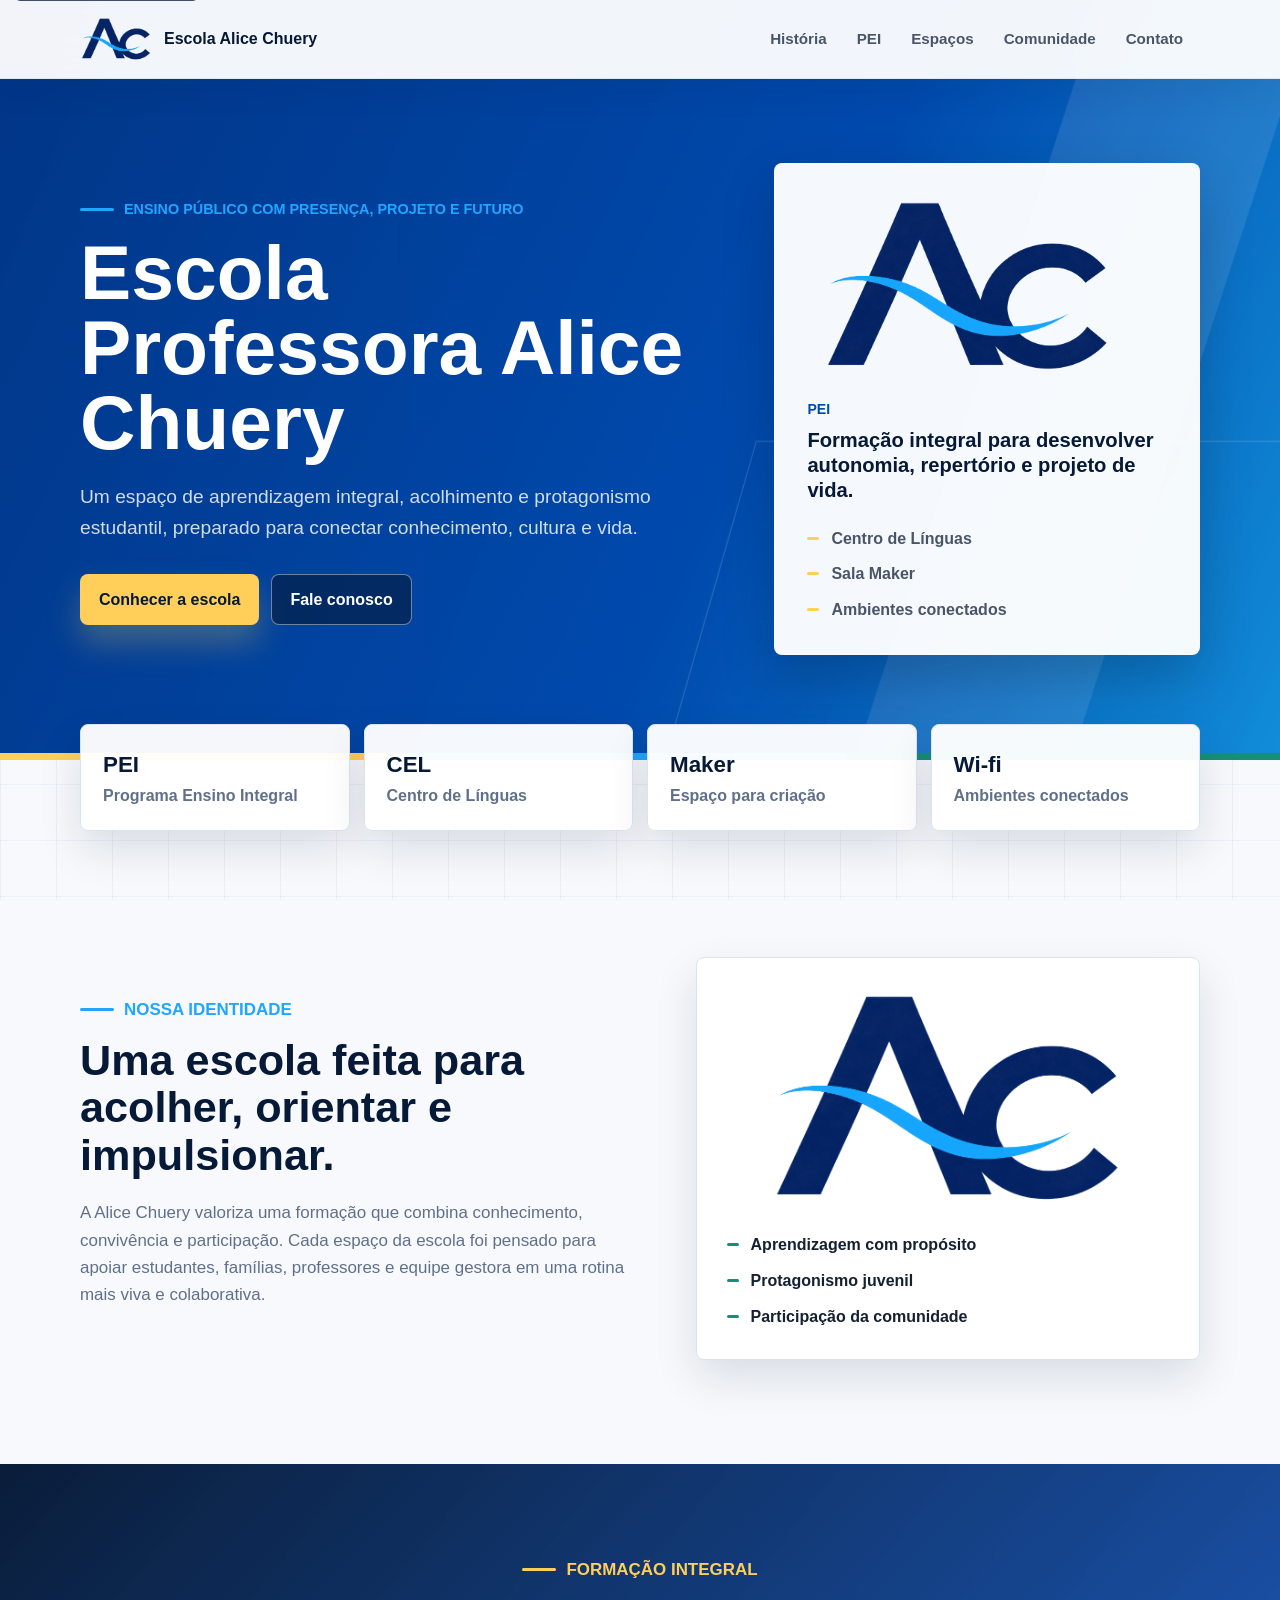
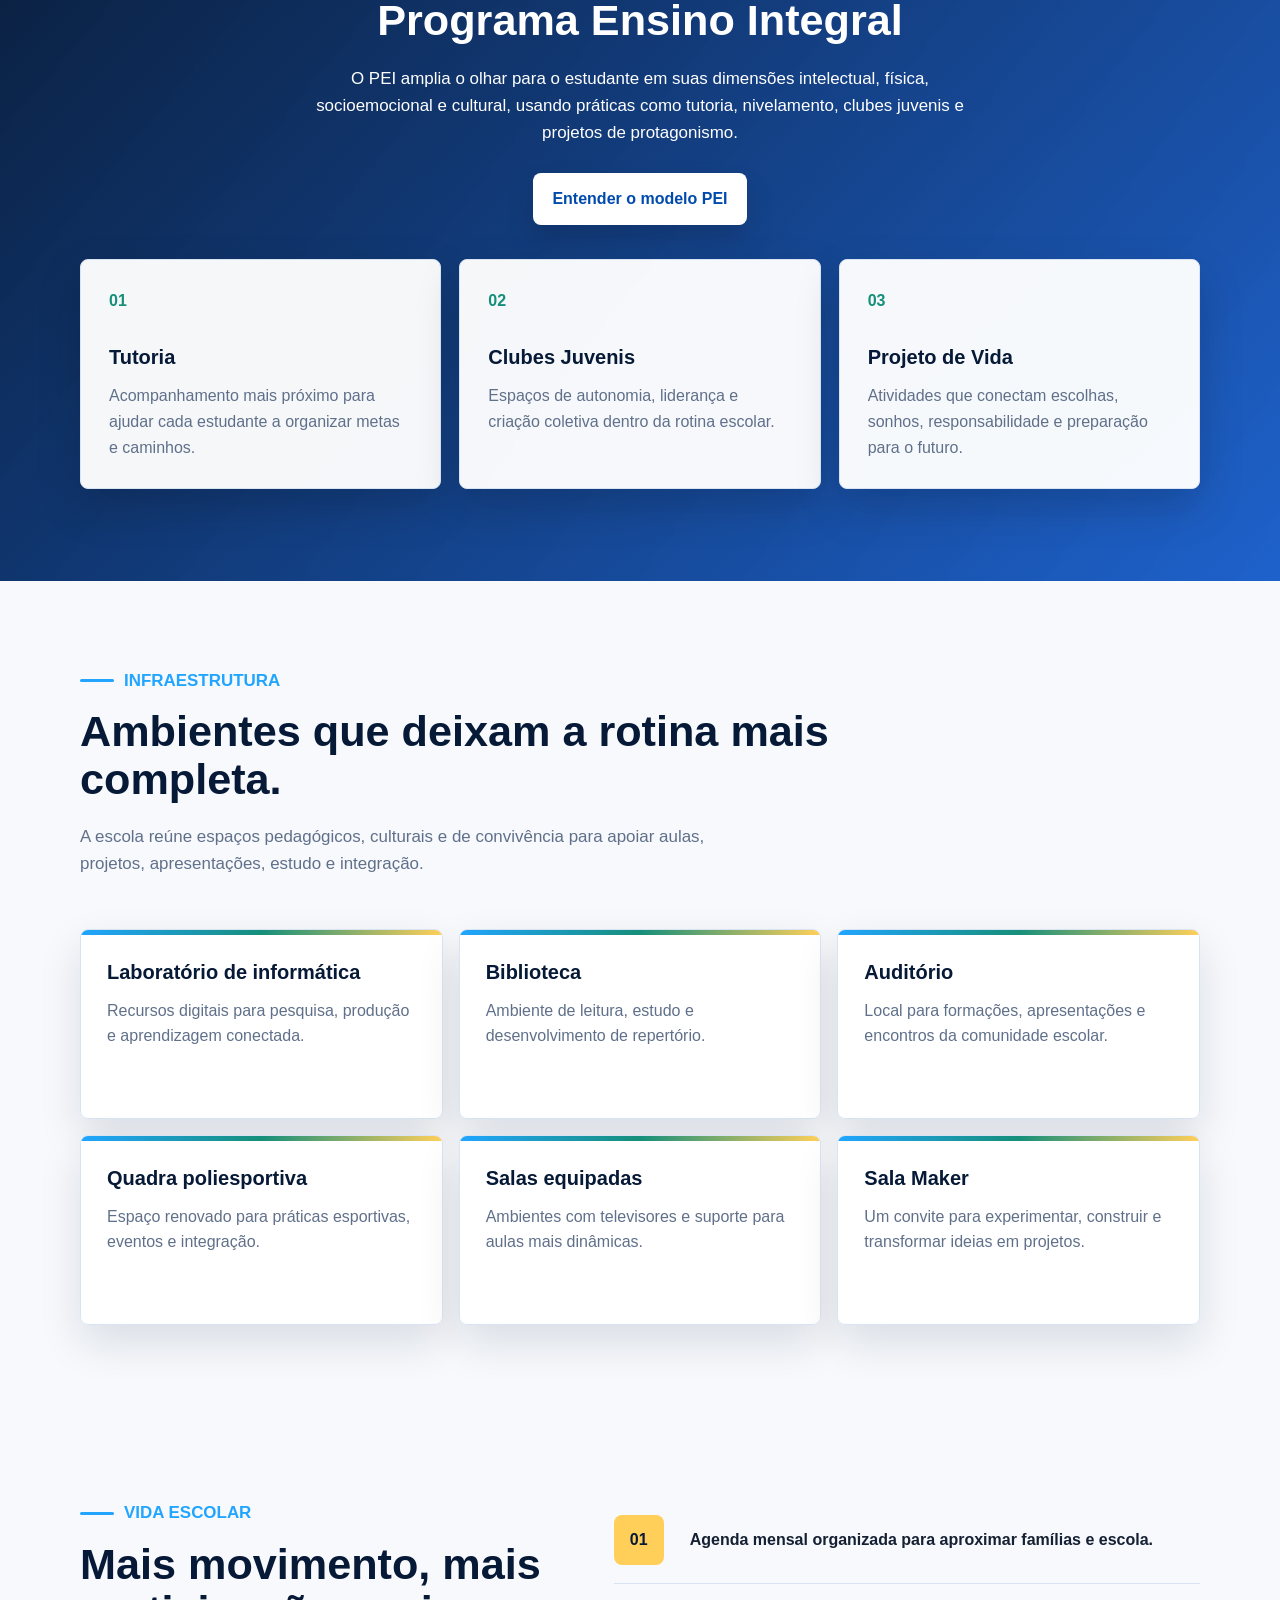
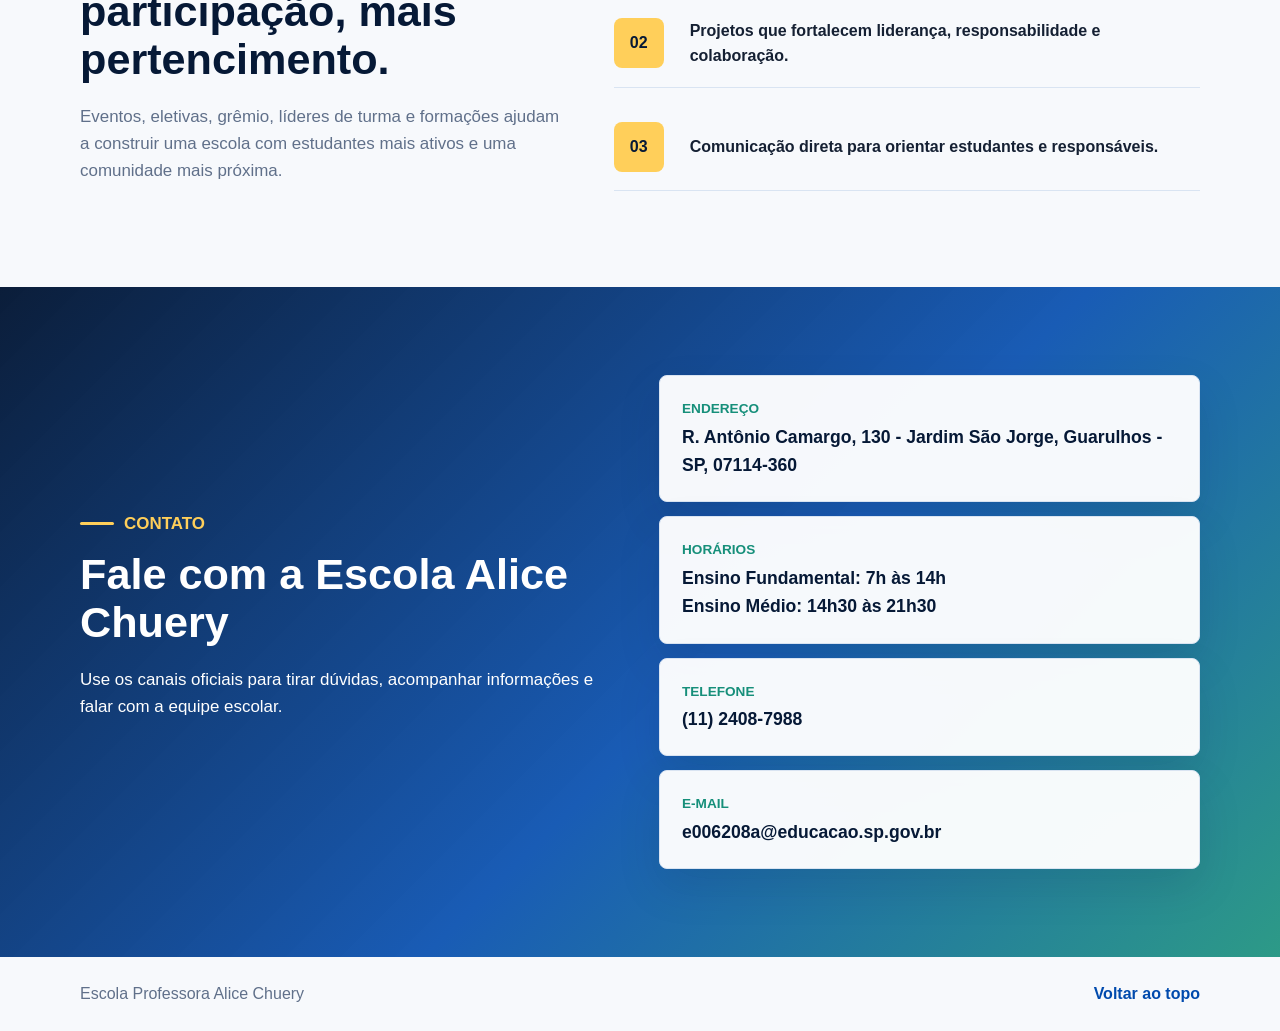
<file: index.html>
<!DOCTYPE html>
<html lang="pt-BR">
<head>
  <meta charset="UTF-8">
  <meta name="viewport" content="width=device-width, initial-scale=1.0">
  <title>Escola Professora Alice Chuery</title>
  <meta name="description" content="Apresentação institucional da Escola Professora Alice Chuery.">
  <link rel="preload" href="logo-alice.png" as="image">
  <link rel="stylesheet" href="style.css">
</head>
<body>
  <a class="skip-link" href="#conteudo">Pular para o conteúdo</a>

  <!-- Cabeçalho fixo com navegação principal -->
  <header class="site-header" id="topo">
    <nav class="navbar" aria-label="Navegação principal">
      <a class="brand" href="#inicio" aria-label="Ir para o início">
        <img src="logo-alice.png" alt="Logo da Escola Alice Chuery">
        <span>Escola Alice Chuery</span>
      </a>

      <button class="menu-toggle" type="button" aria-label="Abrir menu" aria-expanded="false">
        <span></span>
        <span></span>
        <span></span>
      </button>

      <div class="nav-links" id="menu">
        <a href="historia.html">História</a>
        <a href="pei.html">PEI</a>
        <a href="#espacos">Espaços</a>
        <a href="#comunidade">Comunidade</a>
        <a href="#contato">Contato</a>
      </div>
    </nav>
  </header>

  <main id="conteudo">
    <!-- Primeira dobra: apresentação direta da escola -->
    <section class="hero" id="inicio" aria-label="Apresentação da escola">
      <div class="hero-background" aria-hidden="true"></div>
      <div class="hero-shell">
        <div class="hero-content" data-animate>
          <p class="eyebrow">Ensino público com presença, projeto e futuro</p>
          <h1>Escola Professora Alice Chuery</h1>
          <p class="hero-text">
            Um espaço de aprendizagem integral, acolhimento e protagonismo estudantil,
            preparado para conectar conhecimento, cultura e vida.
          </p>
          <div class="hero-actions">
            <a class="button primary" href="historia.html">Conhecer a escola</a>
            <a class="button secondary" href="#contato">Fale conosco</a>
          </div>
        </div>

        <aside class="hero-panel" data-animate aria-label="Destaques institucionais">
          <img src="logo-alice.png" alt="Logo da Escola Alice Chuery">
          <div>
            <span>PEI</span>
            <strong>Formação integral para desenvolver autonomia, repertório e projeto de vida.</strong>
          </div>
          <ul>
            <li>Centro de Línguas</li>
            <li>Sala Maker</li>
            <li>Ambientes conectados</li>
          </ul>
        </aside>
      </div>
    </section>

    <!-- Indicadores rápidos, sem inventar números da escola -->
    <section class="quick-info" aria-label="Destaques da escola">
      <article data-animate>
        <strong>PEI</strong>
        <span>Programa Ensino Integral</span>
      </article>
      <article data-animate>
        <strong>CEL</strong>
        <span>Centro de Línguas</span>
      </article>
      <article data-animate>
        <strong>Maker</strong>
        <span>Espaço para criação</span>
      </article>
      <article data-animate>
        <strong>Wi-fi</strong>
        <span>Ambientes conectados</span>
      </article>
    </section>

    <!-- História e identidade institucional -->
    <section class="section split-section" id="historia">
      <div class="section-copy" data-animate>
        <p class="eyebrow">Nossa identidade</p>
        <h2>Uma escola feita para acolher, orientar e impulsionar.</h2>
        <p>
          A Alice Chuery valoriza uma formação que combina conhecimento,
          convivência e participação. Cada espaço da escola foi pensado para
          apoiar estudantes, famílias, professores e equipe gestora em uma
          rotina mais viva e colaborativa.
        </p>
      </div>

      <div class="identity-panel" data-animate>
        <img src="logo-alice.png" alt="Símbolo visual da Escola Alice Chuery">
        <ul>
          <li>Aprendizagem com propósito</li>
          <li>Protagonismo juvenil</li>
          <li>Participação da comunidade</li>
        </ul>
      </div>
    </section>

    <!-- Programa Ensino Integral -->
    <section class="section band" id="pei">
      <div class="section-heading" data-animate>
        <p class="eyebrow">Formação integral</p>
        <h2>Programa Ensino Integral</h2>
        <p>
          O PEI amplia o olhar para o estudante em suas dimensões intelectual,
          física, socioemocional e cultural, usando práticas como tutoria,
          nivelamento, clubes juvenis e projetos de protagonismo.
        </p>
        <div class="section-actions">
          <a class="button light" href="pei.html">Entender o modelo PEI</a>
        </div>
      </div>

      <div class="feature-grid">
        <article class="feature-card" data-animate>
          <span class="card-number">01</span>
          <h3>Tutoria</h3>
          <p>Acompanhamento mais próximo para ajudar cada estudante a organizar metas e caminhos.</p>
        </article>
        <article class="feature-card" data-animate>
          <span class="card-number">02</span>
          <h3>Clubes Juvenis</h3>
          <p>Espaços de autonomia, liderança e criação coletiva dentro da rotina escolar.</p>
        </article>
        <article class="feature-card" data-animate>
          <span class="card-number">03</span>
          <h3>Projeto de Vida</h3>
          <p>Atividades que conectam escolhas, sonhos, responsabilidade e preparação para o futuro.</p>
        </article>
      </div>
    </section>

    <!-- Infraestrutura sem galeria de notícias -->
    <section class="section" id="espacos">
      <div class="section-heading left" data-animate>
        <p class="eyebrow">Infraestrutura</p>
        <h2>Ambientes que deixam a rotina mais completa.</h2>
        <p>
          A escola reúne espaços pedagógicos, culturais e de convivência para
          apoiar aulas, projetos, apresentações, estudo e integração.
        </p>
      </div>

      <div class="space-list" aria-label="Espaços da escola">
        <article data-animate>
          <h3>Laboratório de informática</h3>
          <p>Recursos digitais para pesquisa, produção e aprendizagem conectada.</p>
        </article>
        <article data-animate>
          <h3>Biblioteca</h3>
          <p>Ambiente de leitura, estudo e desenvolvimento de repertório.</p>
        </article>
        <article data-animate>
          <h3>Auditório</h3>
          <p>Local para formações, apresentações e encontros da comunidade escolar.</p>
        </article>
        <article data-animate>
          <h3>Quadra poliesportiva</h3>
          <p>Espaço renovado para práticas esportivas, eventos e integração.</p>
        </article>
        <article data-animate>
          <h3>Salas equipadas</h3>
          <p>Ambientes com televisores e suporte para aulas mais dinâmicas.</p>
        </article>
        <article data-animate>
          <h3>Sala Maker</h3>
          <p>Um convite para experimentar, construir e transformar ideias em projetos.</p>
        </article>
      </div>
    </section>

    <!-- Participação e vida escolar -->
    <section class="section community" id="comunidade">
      <div class="community-copy" data-animate>
        <p class="eyebrow">Vida escolar</p>
        <h2>Mais movimento, mais participação, mais pertencimento.</h2>
        <p>
          Eventos, eletivas, grêmio, líderes de turma e formações ajudam a
          construir uma escola com estudantes mais ativos e uma comunidade mais
          próxima.
        </p>
      </div>

      <div class="timeline" aria-label="Ações da comunidade escolar">
        <div data-animate>
          <span>01</span>
          <p>Agenda mensal organizada para aproximar famílias e escola.</p>
        </div>
        <div data-animate>
          <span>02</span>
          <p>Projetos que fortalecem liderança, responsabilidade e colaboração.</p>
        </div>
        <div data-animate>
          <span>03</span>
          <p>Comunicação direta para orientar estudantes e responsáveis.</p>
        </div>
      </div>
    </section>

    <!-- Contato institucional -->
    <section class="contact-section" id="contato">
      <div data-animate>
        <p class="eyebrow">Contato</p>
        <h2>Fale com a Escola Alice Chuery</h2>
        <p>Use os canais oficiais para tirar dúvidas, acompanhar informações e falar com a equipe escolar.</p>
      </div>

      <div class="contact-actions" data-animate>
        <a class="contact-link" href="https://www.google.com/maps/search/?api=1&query=R.%20Ant%C3%B4nio%20Camargo%2C%20130%20-%20Jardim%20S%C3%A3o%20Jorge%2C%20Guarulhos%20-%20SP%2C%2007114-360" target="_blank" rel="noopener">
          <span>Endereço</span>
          R. Antônio Camargo, 130 - Jardim São Jorge, Guarulhos - SP, 07114-360
        </a>
        <div class="contact-link">
          <span>Horários</span>
          Ensino Fundamental: 7h às 14h<br>
          Ensino Médio: 14h30 às 21h30
        </div>
        <a class="contact-link" href="tel:+551124087988">
          <span>Telefone</span>
          (11) 2408-7988
        </a>
        <a class="contact-link" href="mailto:e006208a@educacao.sp.gov.br">
          <span>E-mail</span>
          e006208a@educacao.sp.gov.br
        </a>
      </div>
    </section>
  </main>

  <footer class="site-footer">
    <p>Escola Professora Alice Chuery</p>
    <a href="#inicio">Voltar ao topo</a>
  </footer>

  <script src="script.js"></script>
</body>
</html>
</file>
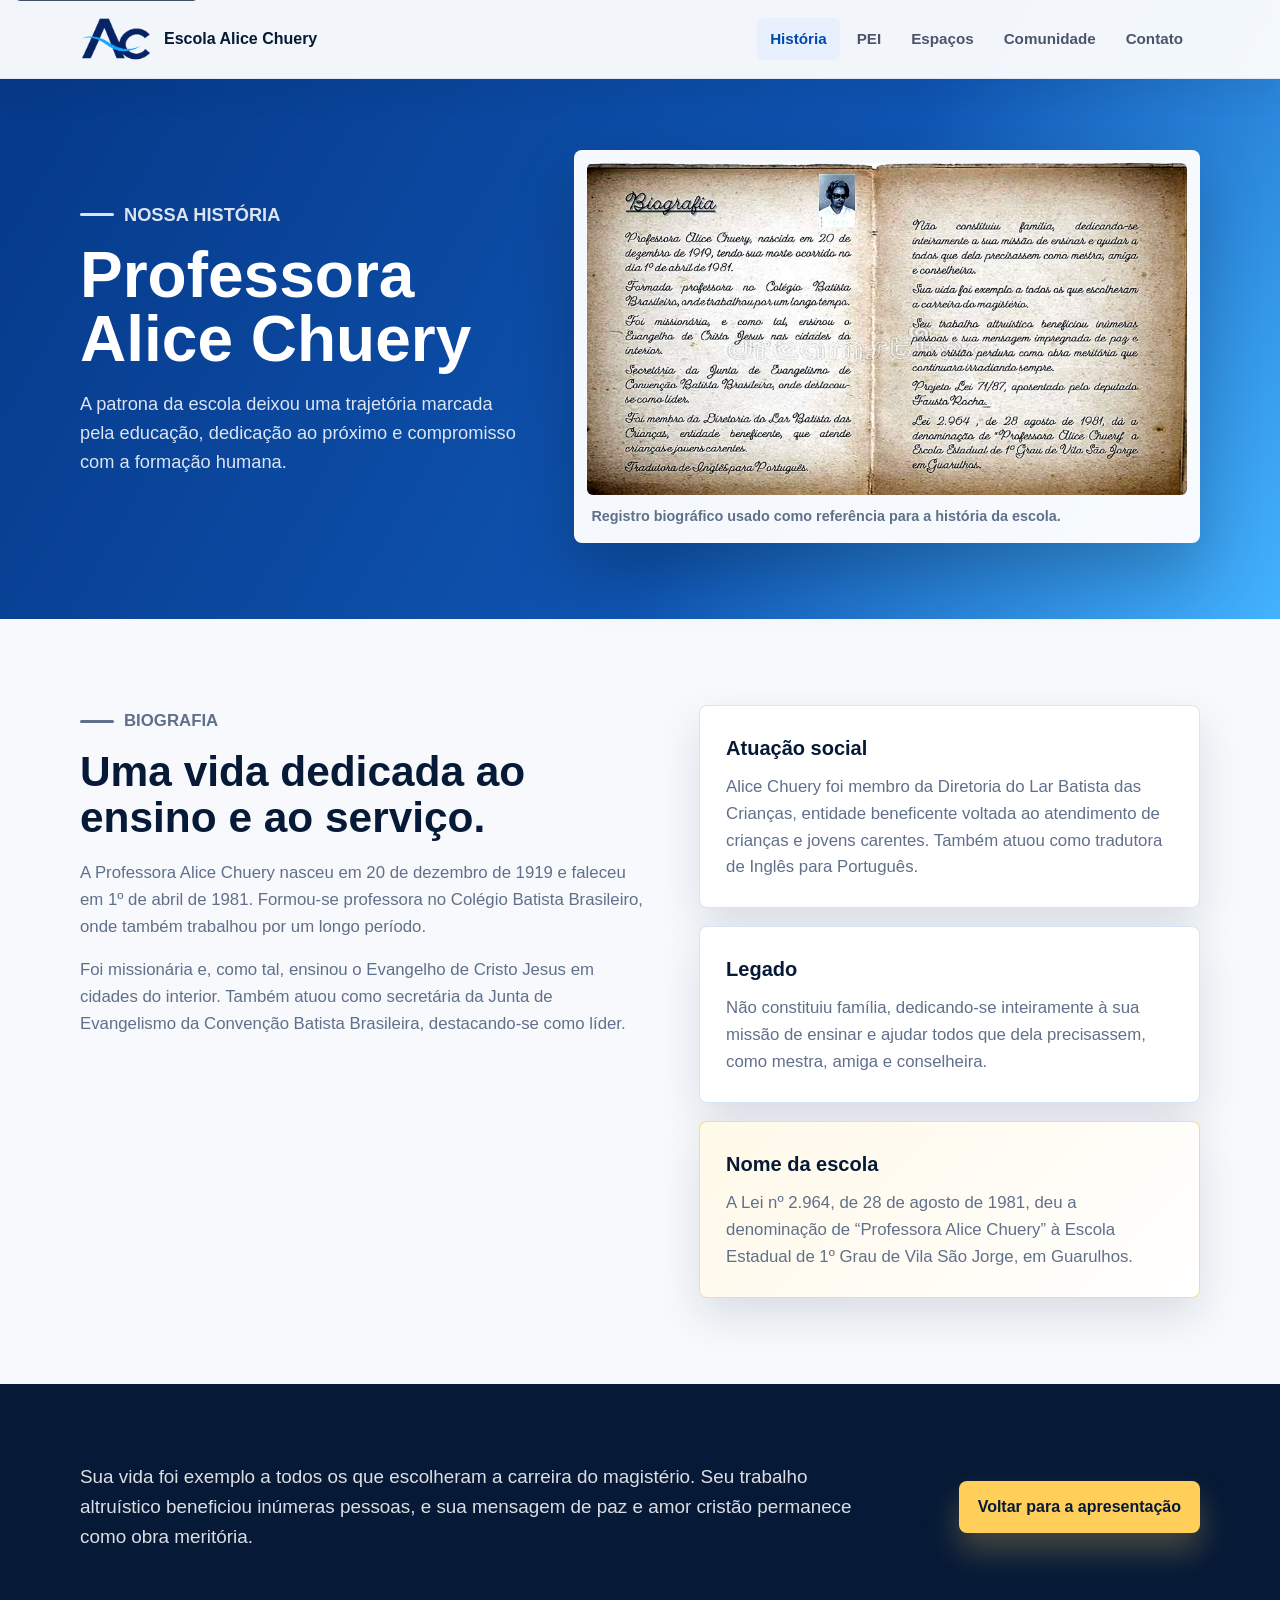
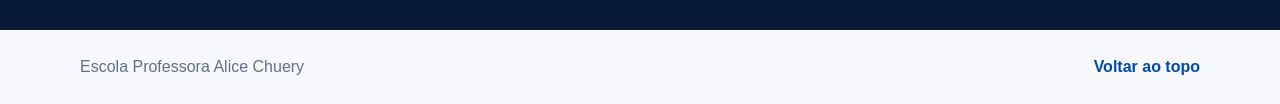
<file: historia.html>
<!DOCTYPE html>
<html lang="pt-BR">
<head>
  <meta charset="UTF-8">
  <meta name="viewport" content="width=device-width, initial-scale=1.0">
  <title>História | Escola Professora Alice Chuery</title>
  <meta name="description" content="História da Professora Alice Chuery, patrona da escola.">
  <link rel="preload" href="logo-alice.png" as="image">
  <link rel="preload" href="historia-alice-chuery.jpg" as="image">
  <link rel="stylesheet" href="style.css">
</head>
<body>
  <a class="skip-link" href="#conteudo">Pular para o conteúdo</a>

  <!-- Cabeçalho compartilhado com a página principal -->
  <header class="site-header scrolled" id="topo">
    <nav class="navbar" aria-label="Navegação principal">
      <a class="brand" href="index.html#inicio" aria-label="Voltar para o início">
        <img src="logo-alice.png" alt="Logo da Escola Alice Chuery">
        <span>Escola Alice Chuery</span>
      </a>

      <button class="menu-toggle" type="button" aria-label="Abrir menu" aria-expanded="false">
        <span></span>
        <span></span>
        <span></span>
      </button>

      <div class="nav-links" id="menu">
        <a class="active" href="#historia">História</a>
        <a href="pei.html">PEI</a>
        <a href="index.html#espacos">Espaços</a>
        <a href="index.html#comunidade">Comunidade</a>
        <a href="index.html#contato">Contato</a>
      </div>
    </nav>
  </header>

  <main class="history-page" id="conteudo">
    <!-- Tela dedicada à história da Professora Alice Chuery -->
    <section class="story-hero" id="historia">
      <div class="story-intro" data-animate>
        <p class="eyebrow">Nossa história</p>
        <h1>Professora Alice Chuery</h1>
        <p>
          A patrona da escola deixou uma trajetória marcada pela educação,
          dedicação ao próximo e compromisso com a formação humana.
        </p>
      </div>

      <figure class="story-image" data-animate>
        <img src="historia-alice-chuery.jpg" alt="Imagem da biografia da Professora Alice Chuery em formato de livro aberto">
        <figcaption>Registro biográfico usado como referência para a história da escola.</figcaption>
      </figure>
    </section>

    <section class="story-layout" aria-label="Biografia da Professora Alice Chuery">
      <div class="story-copy" data-animate>
        <p class="eyebrow">Biografia</p>
        <h2>Uma vida dedicada ao ensino e ao serviço.</h2>
        <p>
          A Professora Alice Chuery nasceu em 20 de dezembro de 1919 e faleceu
          em 1º de abril de 1981. Formou-se professora no Colégio Batista
          Brasileiro, onde também trabalhou por um longo período.
        </p>
        <p>
          Foi missionária e, como tal, ensinou o Evangelho de Cristo Jesus em
          cidades do interior. Também atuou como secretária da Junta de
          Evangelismo da Convenção Batista Brasileira, destacando-se como líder.
        </p>
      </div>

      <div class="story-card" data-animate>
        <h3>Atuação social</h3>
        <p>
          Alice Chuery foi membro da Diretoria do Lar Batista das Crianças,
          entidade beneficente voltada ao atendimento de crianças e jovens
          carentes. Também atuou como tradutora de Inglês para Português.
        </p>
      </div>

      <div class="story-card" data-animate>
        <h3>Legado</h3>
        <p>
          Não constituiu família, dedicando-se inteiramente à sua missão de
          ensinar e ajudar todos que dela precisassem, como mestra, amiga e
          conselheira.
        </p>
      </div>

      <div class="story-card highlight" data-animate>
        <h3>Nome da escola</h3>
        <p>
          A Lei nº 2.964, de 28 de agosto de 1981, deu a denominação de
          “Professora Alice Chuery” à Escola Estadual de 1º Grau de Vila São
          Jorge, em Guarulhos.
        </p>
      </div>
    </section>

    <section class="legacy-strip" aria-label="Mensagem sobre o legado">
      <div data-animate>
        <p>
          Sua vida foi exemplo a todos os que escolheram a carreira do
          magistério. Seu trabalho altruístico beneficiou inúmeras pessoas, e
          sua mensagem de paz e amor cristão permanece como obra meritória.
        </p>
        <a class="button primary" href="index.html#inicio">Voltar para a apresentação</a>
      </div>
    </section>
  </main>

  <footer class="site-footer">
    <p>Escola Professora Alice Chuery</p>
    <a href="#historia">Voltar ao topo</a>
  </footer>

  <script src="script.js"></script>
</body>
</html>
</file>
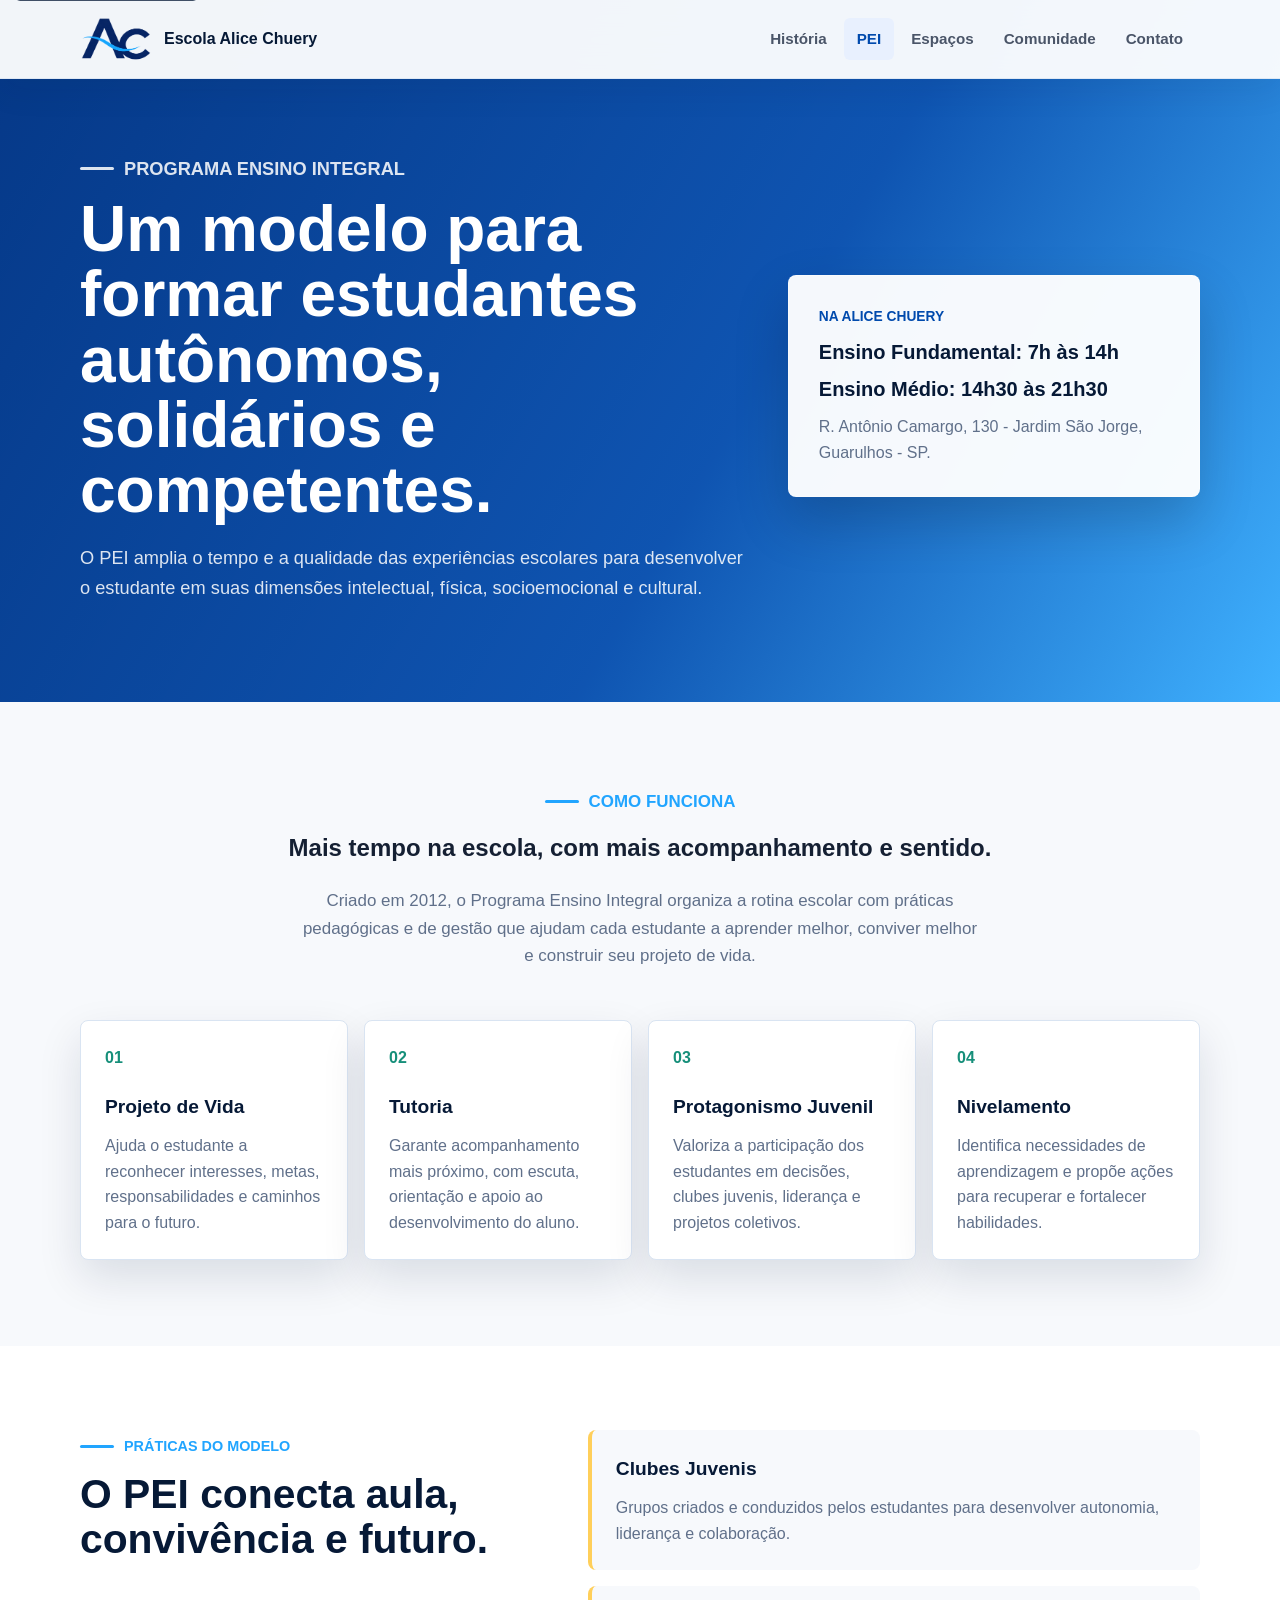
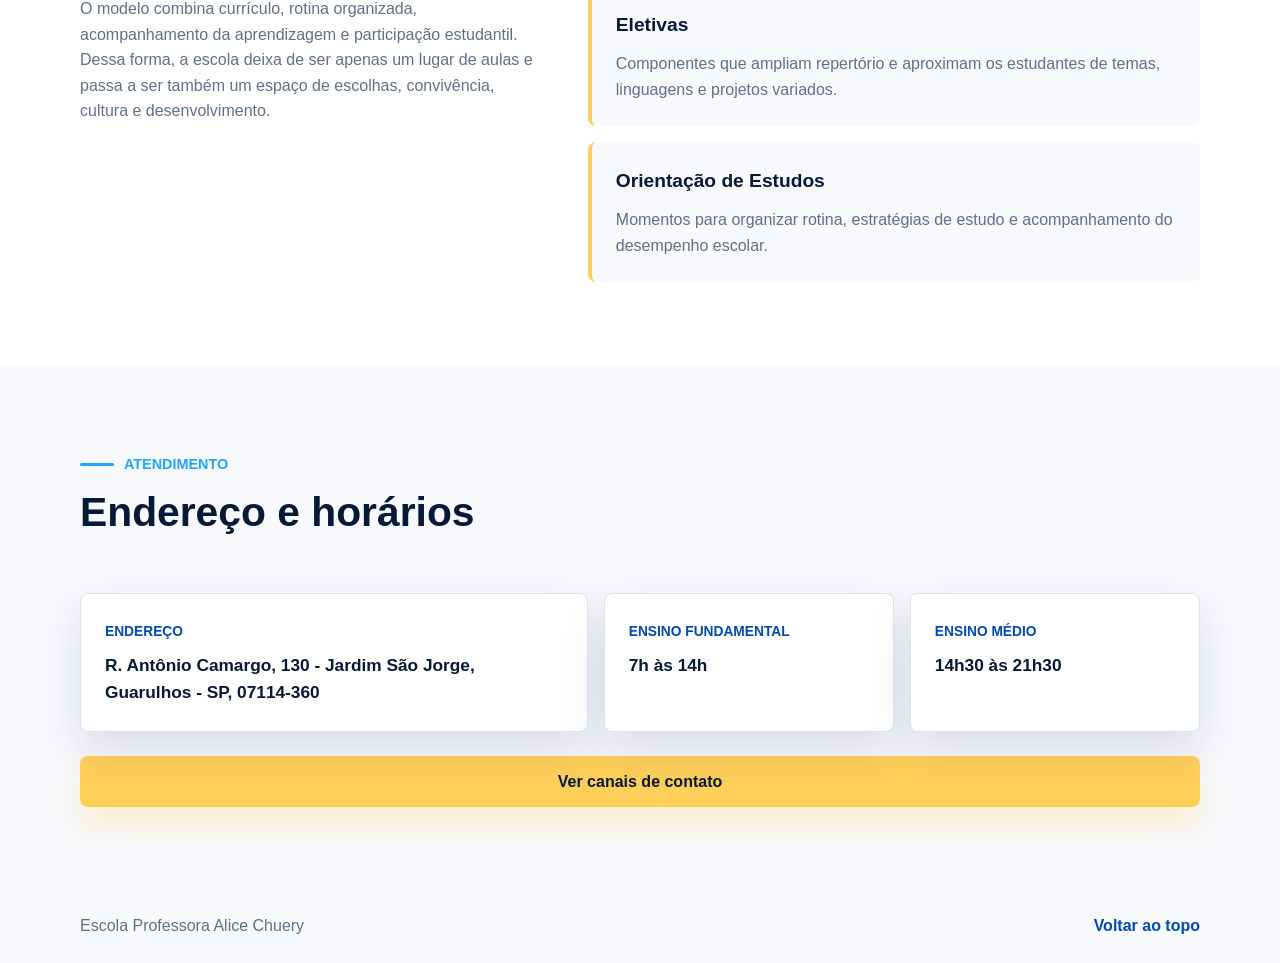
<file: pei.html>
<!DOCTYPE html>
<html lang="pt-BR">
<head>
  <meta charset="UTF-8">
  <meta name="viewport" content="width=device-width, initial-scale=1.0">
  <title>PEI | Escola Professora Alice Chuery</title>
  <meta name="description" content="Entenda o Programa Ensino Integral na Escola Professora Alice Chuery.">
  <link rel="preload" href="logo-alice.png" as="image">
  <link rel="stylesheet" href="style.css">
</head>
<body>
  <a class="skip-link" href="#conteudo">Pular para o conteúdo</a>

  <!-- Cabeçalho compartilhado com as demais páginas -->
  <header class="site-header scrolled" id="topo">
    <nav class="navbar" aria-label="Navegação principal">
      <a class="brand" href="index.html#inicio" aria-label="Voltar para o início">
        <img src="logo-alice.png" alt="Logo da Escola Alice Chuery">
        <span>Escola Alice Chuery</span>
      </a>

      <button class="menu-toggle" type="button" aria-label="Abrir menu" aria-expanded="false">
        <span></span>
        <span></span>
        <span></span>
      </button>

      <div class="nav-links" id="menu">
        <a href="historia.html">História</a>
        <a class="active" href="#pei">PEI</a>
        <a href="index.html#espacos">Espaços</a>
        <a href="index.html#comunidade">Comunidade</a>
        <a href="index.html#contato">Contato</a>
      </div>
    </nav>
  </header>

  <main class="pei-page" id="conteudo">
    <!-- Apresentação do modelo PEI -->
    <section class="pei-hero" id="pei">
      <div class="pei-hero-copy" data-animate>
        <p class="eyebrow">Programa Ensino Integral</p>
        <h1>Um modelo para formar estudantes autônomos, solidários e competentes.</h1>
        <p>
          O PEI amplia o tempo e a qualidade das experiências escolares para
          desenvolver o estudante em suas dimensões intelectual, física,
          socioemocional e cultural.
        </p>
      </div>

      <div class="pei-summary-card" data-animate>
        <span>Na Alice Chuery</span>
        <strong>Ensino Fundamental: 7h às 14h</strong>
        <strong>Ensino Médio: 14h30 às 21h30</strong>
        <p>R. Antônio Camargo, 130 - Jardim São Jorge, Guarulhos - SP.</p>
      </div>
    </section>

    <section class="pei-explain" aria-label="Como funciona o PEI">
      <div class="section-heading" data-animate>
        <p class="eyebrow">Como funciona</p>
        <h2>Mais tempo na escola, com mais acompanhamento e sentido.</h2>
        <p>
          Criado em 2012, o Programa Ensino Integral organiza a rotina escolar
          com práticas pedagógicas e de gestão que ajudam cada estudante a
          aprender melhor, conviver melhor e construir seu projeto de vida.
        </p>
      </div>

      <div class="pei-pillars">
        <article data-animate>
          <span>01</span>
          <h3>Projeto de Vida</h3>
          <p>Ajuda o estudante a reconhecer interesses, metas, responsabilidades e caminhos para o futuro.</p>
        </article>
        <article data-animate>
          <span>02</span>
          <h3>Tutoria</h3>
          <p>Garante acompanhamento mais próximo, com escuta, orientação e apoio ao desenvolvimento do aluno.</p>
        </article>
        <article data-animate>
          <span>03</span>
          <h3>Protagonismo Juvenil</h3>
          <p>Valoriza a participação dos estudantes em decisões, clubes juvenis, liderança e projetos coletivos.</p>
        </article>
        <article data-animate>
          <span>04</span>
          <h3>Nivelamento</h3>
          <p>Identifica necessidades de aprendizagem e propõe ações para recuperar e fortalecer habilidades.</p>
        </article>
      </div>
    </section>

    <section class="pei-methods" aria-label="Práticas do PEI">
      <div class="pei-methods-copy" data-animate>
        <p class="eyebrow">Práticas do modelo</p>
        <h2>O PEI conecta aula, convivência e futuro.</h2>
        <p>
          O modelo combina currículo, rotina organizada, acompanhamento da
          aprendizagem e participação estudantil. Dessa forma, a escola deixa
          de ser apenas um lugar de aulas e passa a ser também um espaço de
          escolhas, convivência, cultura e desenvolvimento.
        </p>
      </div>

      <div class="method-list" data-animate>
        <div>
          <h3>Clubes Juvenis</h3>
          <p>Grupos criados e conduzidos pelos estudantes para desenvolver autonomia, liderança e colaboração.</p>
        </div>
        <div>
          <h3>Eletivas</h3>
          <p>Componentes que ampliam repertório e aproximam os estudantes de temas, linguagens e projetos variados.</p>
        </div>
        <div>
          <h3>Orientação de Estudos</h3>
          <p>Momentos para organizar rotina, estratégias de estudo e acompanhamento do desempenho escolar.</p>
        </div>
      </div>
    </section>

    <section class="school-hours" aria-label="Endereço e horários da escola">
      <div data-animate>
        <p class="eyebrow">Atendimento</p>
        <h2>Endereço e horários</h2>
      </div>

      <div class="hours-grid" data-animate>
        <article>
          <span>Endereço</span>
          <p>R. Antônio Camargo, 130 - Jardim São Jorge, Guarulhos - SP, 07114-360</p>
        </article>
        <article>
          <span>Ensino Fundamental</span>
          <p>7h às 14h</p>
        </article>
        <article>
          <span>Ensino Médio</span>
          <p>14h30 às 21h30</p>
        </article>
      </div>

      <a class="button primary" href="index.html#contato">Ver canais de contato</a>
    </section>
  </main>

  <footer class="site-footer">
    <p>Escola Professora Alice Chuery</p>
    <a href="#pei">Voltar ao topo</a>
  </footer>

  <script src="script.js"></script>
</body>
</html>
</file>
<file: style.css>
:root {
  --navy: #061936;
  --blue: #004aad;
  --cyan: #21a5ff;
  --green: #168f7a;
  --sun: #ffcf5a;
  --coral: #ff6f61;
  --ink: #152033;
  --muted: #60708a;
  --line: #d9e4f2;
  --surface: #ffffff;
  --soft: #f7f9fc;
  --shadow: 0 18px 44px rgba(6, 25, 54, 0.12);
  --container: 1120px;
}

* {
  box-sizing: border-box;
}

html {
  scroll-behavior: smooth;
  scroll-padding-top: 90px;
}

body {
  margin: 0;
  color: var(--ink);
  background: var(--soft);
  font-family: "Segoe UI", Arial, sans-serif;
  line-height: 1.6;
}

body::before {
  content: "";
  position: fixed;
  inset: 0;
  z-index: -1;
  pointer-events: none;
  background:
    linear-gradient(90deg, rgba(11, 84, 199, 0.06) 1px, transparent 1px),
    linear-gradient(rgba(11, 84, 199, 0.05) 1px, transparent 1px);
  background-size: 56px 56px;
}

img {
  display: block;
  max-width: 100%;
}

a {
  color: inherit;
  text-decoration: none;
}

a:focus-visible,
button:focus-visible {
  outline: 3px solid var(--sun);
  outline-offset: 3px;
}

p,
h1,
h2,
h3 {
  margin-top: 0;
}

p {
  color: var(--muted);
}

.skip-link {
  position: fixed;
  top: 14px;
  left: 14px;
  z-index: 30;
  padding: 10px 14px;
  border-radius: 6px;
  color: var(--surface);
  background: var(--navy);
  transform: translateY(-130%);
  transition: transform 0.2s ease;
}

.skip-link:focus {
  transform: translateY(0);
}

/* Cabeçalho e navegação */
.site-header {
  position: fixed;
  top: 0;
  left: 0;
  z-index: 20;
  width: 100%;
  border-bottom: 1px solid rgba(217, 228, 242, 0.78);
  background: rgba(255, 255, 255, 0.95);
  box-shadow: 0 10px 34px rgba(6, 25, 54, 0.08);
  backdrop-filter: blur(18px);
  transition: background 0.25s ease, box-shadow 0.25s ease, border-color 0.25s ease;
}

.site-header.scrolled {
  background: rgba(255, 255, 255, 0.98);
  box-shadow: 0 12px 34px rgba(6, 25, 54, 0.12);
}

.navbar {
  display: flex;
  align-items: center;
  justify-content: space-between;
  width: min(100% - 32px, var(--container));
  height: 78px;
  margin: 0 auto;
}

.brand {
  display: inline-flex;
  align-items: center;
  gap: 12px;
  font-weight: 800;
  color: var(--navy);
}

.brand img {
  width: 72px;
  height: 44px;
  border: 0;
  border-radius: 0;
  object-fit: contain;
}

.nav-links {
  display: flex;
  align-items: center;
  gap: 4px;
  padding: 4px;
  border: 0;
  border-radius: 8px;
  background: transparent;
}

.nav-links a {
  padding: 9px 13px;
  border-radius: 6px;
  color: #4a5568;
  font-size: 0.95rem;
  font-weight: 700;
  transition: background 0.2s ease, color 0.2s ease;
}

.nav-links a:hover,
.nav-links a.active {
  color: var(--blue);
  background: #e8f0fe;
}

.menu-toggle {
  display: none;
  width: 44px;
  height: 44px;
  place-items: center;
  border: 1px solid var(--line);
  border-radius: 8px;
  background: var(--surface);
  cursor: pointer;
}

.menu-toggle span {
  display: block;
  width: 20px;
  height: 2px;
  margin: 3px auto;
  border-radius: 2px;
  background: var(--navy);
  transition: transform 0.2s ease, opacity 0.2s ease;
}

.menu-toggle.open span:nth-child(1) {
  transform: translateY(8px) rotate(45deg);
}

.menu-toggle.open span:nth-child(2) {
  opacity: 0;
}

.menu-toggle.open span:nth-child(3) {
  transform: translateY(-8px) rotate(-45deg);
}

/* Hero principal */
.hero {
  position: relative;
  display: grid;
  align-items: center;
  min-height: 760px;
  overflow: hidden;
  padding: 150px 24px 92px;
  color: var(--surface);
  background: var(--blue);
  isolation: isolate;
}

.hero-background {
  position: absolute;
  inset: 0;
  z-index: -2;
  background:
    linear-gradient(115deg, rgba(0, 52, 133, 0.98) 0%, rgba(0, 74, 173, 0.94) 58%, rgba(20, 149, 221, 0.92) 100%),
    linear-gradient(90deg, rgba(255, 208, 90, 0.18), transparent 44%);
  transform: translate3d(0, var(--hero-shift, 0), 0) scale(1.03);
  transition: transform 0.4s ease-out;
}

.hero-background::before,
.hero-background::after {
  content: "";
  position: absolute;
  pointer-events: none;
}

.hero-background::before {
  top: -22%;
  right: 8%;
  width: 210px;
  height: 144%;
  background: rgba(255, 255, 255, 0.1);
  transform: skewX(-18deg);
}

.hero-background::after {
  right: -10%;
  bottom: -16%;
  width: 56%;
  height: 58%;
  border: 1px solid rgba(255, 255, 255, 0.18);
  transform: skewX(-16deg);
}

.hero::after {
  content: "";
  position: absolute;
  right: 0;
  bottom: -1px;
  left: 0;
  z-index: -1;
  height: 8px;
  background: linear-gradient(90deg, var(--sun) 0 32%, var(--cyan) 32% 66%, var(--green) 66% 100%);
}

.hero-shell {
  display: grid;
  grid-template-columns: minmax(0, 1.08fr) minmax(320px, 0.72fr);
  gap: 56px;
  align-items: center;
  width: min(100%, var(--container));
  margin: 0 auto;
}

.hero-content {
  width: 100%;
  max-width: 720px;
}

.eyebrow {
  display: inline-flex;
  align-items: center;
  gap: 10px;
  margin-bottom: 14px;
  color: var(--cyan);
  font-size: 0.9rem;
  font-weight: 800;
  text-transform: uppercase;
}

.eyebrow::before {
  content: "";
  width: 34px;
  height: 3px;
  border-radius: 3px;
  background: currentColor;
}

.hero h1 {
  max-width: 760px;
  margin-bottom: 22px;
  font-size: 4.8rem;
  line-height: 0.98;
}

.hero-text {
  max-width: 650px;
  margin-bottom: 30px;
  color: rgba(255, 255, 255, 0.82);
  font-size: 1.2rem;
}

.hero-panel {
  display: grid;
  gap: 22px;
  padding: 32px;
  border: 1px solid rgba(255, 255, 255, 0.36);
  border-radius: 8px;
  color: var(--ink);
  background: rgba(255, 255, 255, 0.96);
  box-shadow: 0 24px 54px rgba(0, 0, 0, 0.2);
}

.hero-panel img {
  width: min(100%, 320px);
  max-height: 180px;
  object-fit: contain;
}

.hero-panel span {
  display: block;
  margin-bottom: 8px;
  color: var(--blue);
  font-size: 0.88rem;
  font-weight: 900;
  text-transform: uppercase;
}

.hero-panel strong {
  display: block;
  color: var(--navy);
  font-size: 1.26rem;
  line-height: 1.25;
}

.hero-panel ul {
  display: grid;
  gap: 10px;
  margin: 0;
  padding: 0;
  list-style: none;
}

.hero-panel li {
  position: relative;
  padding-left: 24px;
  color: #4a5568;
  font-weight: 800;
}

.hero-panel li::before {
  content: "";
  position: absolute;
  top: 11px;
  left: 0;
  width: 12px;
  height: 3px;
  border-radius: 3px;
  background: var(--sun);
}

.hero-actions {
  display: flex;
  flex-wrap: wrap;
  gap: 12px;
}

.section-actions {
  display: flex;
  justify-content: center;
  margin-top: 10px;
}

.button {
  display: inline-flex;
  align-items: center;
  justify-content: center;
  min-height: 48px;
  padding: 12px 18px;
  border: 1px solid transparent;
  border-radius: 8px;
  font-weight: 800;
  transition: transform 0.2s ease, box-shadow 0.2s ease, background 0.2s ease;
}

.button:hover {
  transform: translateY(-2px);
}

.button.primary {
  color: var(--navy);
  background: var(--sun);
  box-shadow: 0 18px 32px rgba(255, 207, 90, 0.26);
}

.button.secondary {
  color: var(--surface);
  border-color: rgba(255, 255, 255, 0.42);
  background: rgba(6, 25, 54, 0.58);
}

.button.light {
  color: var(--blue);
  background: var(--surface);
  box-shadow: 0 14px 28px rgba(0, 0, 0, 0.16);
}

/* Destaques rápidos */
.quick-info {
  position: relative;
  z-index: 3;
  display: grid;
  grid-template-columns: repeat(4, 1fr);
  gap: 14px;
  width: min(100% - 32px, var(--container));
  margin: -36px auto 40px;
}

.quick-info article,
.feature-card,
.space-list article,
.contact-link {
  border: 1px solid var(--line);
  border-radius: 8px;
  background: rgba(255, 255, 255, 0.96);
  box-shadow: var(--shadow);
}

.quick-info article {
  padding: 22px;
}

.quick-info strong {
  display: block;
  color: var(--navy);
  font-size: 1.4rem;
}

.quick-info span {
  color: var(--muted);
  font-weight: 700;
}

/* Seções de conteúdo */
.section {
  width: min(100% - 32px, var(--container));
  margin: 0 auto;
  padding: 86px 0;
}

.split-section {
  display: grid;
  grid-template-columns: 1.05fr 0.95fr;
  gap: 58px;
  align-items: center;
}

.section h2,
.contact-section h2 {
  max-width: 780px;
  margin-bottom: 20px;
  color: var(--navy);
  font-size: 2.7rem;
  line-height: 1.1;
}

.section-copy p,
.section-heading p,
.community-copy p,
.contact-section p {
  max-width: 680px;
  font-size: 1.06rem;
}

.identity-panel {
  display: grid;
  gap: 24px;
  padding: 30px;
  border: 1px solid var(--line);
  border-radius: 8px;
  background: var(--surface);
  box-shadow: var(--shadow);
}

.identity-panel img {
  width: min(100%, 360px);
  max-height: 220px;
  margin: 0 auto;
  border-radius: 0;
  object-fit: contain;
  box-shadow: none;
}

.identity-panel ul {
  display: grid;
  gap: 10px;
  margin: 0;
  padding: 0;
  list-style: none;
}

.identity-panel li {
  position: relative;
  padding-left: 24px;
  color: var(--ink);
  font-weight: 800;
}

.identity-panel li::before {
  content: "";
  position: absolute;
  top: 11px;
  left: 0;
  width: 12px;
  height: 3px;
  border-radius: 3px;
  background: var(--green);
}

.band {
  width: 100%;
  max-width: none;
  margin-top: 18px;
  padding: 92px max(24px, calc((100% - var(--container)) / 2));
  color: var(--surface);
  background:
    linear-gradient(135deg, rgba(6, 25, 54, 0.98), rgba(11, 84, 199, 0.92)),
    linear-gradient(90deg, rgba(32, 183, 255, 0.22), transparent);
}

.band h2,
.band p {
  color: var(--surface);
}

.band .eyebrow {
  color: var(--sun);
}

.section-heading {
  display: grid;
  justify-items: center;
  margin: 0 auto 34px;
  text-align: center;
}

.section-heading.left {
  justify-items: start;
  margin-left: 0;
  text-align: left;
}

.feature-grid {
  display: grid;
  grid-template-columns: repeat(3, 1fr);
  gap: 18px;
}

.feature-card {
  padding: 28px;
  color: var(--ink);
  box-shadow: 0 18px 44px rgba(0, 0, 0, 0.18);
}

.card-number {
  display: inline-flex;
  margin-bottom: 28px;
  color: var(--green);
  font-weight: 900;
}

.feature-card h3,
.space-list h3 {
  margin-bottom: 10px;
  color: var(--navy);
  font-size: 1.25rem;
}

.feature-card p,
.space-list p {
  margin-bottom: 0;
  color: var(--muted);
}

.space-list {
  display: grid;
  grid-template-columns: repeat(3, 1fr);
  gap: 16px;
}

.space-list article {
  position: relative;
  overflow: hidden;
  min-height: 190px;
  padding: 26px;
  transition: transform 0.2s ease, box-shadow 0.2s ease;
}

.space-list article::before {
  content: "";
  position: absolute;
  top: 0;
  left: 0;
  width: 100%;
  height: 5px;
  background: linear-gradient(90deg, var(--cyan), var(--green), var(--sun));
}

.space-list article:hover {
  transform: translateY(-4px);
  box-shadow: 0 24px 58px rgba(6, 25, 54, 0.18);
}

/* Comunidade e linha de ações */
.community {
  display: grid;
  grid-template-columns: 0.9fr 1.1fr;
  gap: 54px;
  align-items: start;
}

.timeline {
  display: grid;
  gap: 16px;
}

.timeline div {
  display: grid;
  grid-template-columns: 58px 1fr;
  gap: 18px;
  align-items: center;
  padding: 18px 0;
  border-bottom: 1px solid var(--line);
}

.timeline span {
  display: grid;
  width: 50px;
  height: 50px;
  place-items: center;
  border-radius: 8px;
  color: var(--navy);
  background: var(--sun);
  font-weight: 900;
}

.timeline p {
  margin-bottom: 0;
  color: var(--ink);
  font-weight: 700;
}

/* Contato */
.contact-section {
  display: grid;
  grid-template-columns: 1fr 1fr;
  gap: 38px;
  align-items: center;
  padding: 88px max(24px, calc((100% - var(--container)) / 2));
  color: var(--surface);
  background:
    linear-gradient(135deg, rgba(6, 25, 54, 0.98), rgba(0, 74, 173, 0.9) 56%, rgba(22, 143, 122, 0.9));
}

.contact-section h2,
.contact-section p {
  color: var(--surface);
}

.contact-section .eyebrow {
  color: var(--sun);
}

.contact-actions {
  display: grid;
  gap: 14px;
}

.contact-link {
  display: grid;
  gap: 3px;
  padding: 22px;
  color: var(--navy);
  font-size: 1.1rem;
  font-weight: 900;
}

.contact-link span {
  color: var(--green);
  font-size: 0.85rem;
  text-transform: uppercase;
}

.site-footer {
  display: flex;
  justify-content: space-between;
  gap: 16px;
  width: min(100% - 32px, var(--container));
  margin: 0 auto;
  padding: 24px 0;
  color: var(--muted);
}

.site-footer p {
  margin: 0;
}

.site-footer a {
  color: var(--blue);
  font-weight: 800;
}

/* Página dedicada à história */
.history-page {
  overflow: hidden;
  background: var(--soft);
}

.story-hero {
  display: grid;
  grid-template-columns: minmax(0, 0.72fr) minmax(360px, 1fr);
  gap: 44px;
  align-items: center;
  padding: 150px max(24px, calc((100% - var(--container)) / 2)) 76px;
  color: var(--surface);
  background:
    linear-gradient(120deg, rgba(0, 52, 133, 0.98), rgba(0, 74, 173, 0.94) 60%, rgba(33, 165, 255, 0.84)),
    linear-gradient(90deg, rgba(255, 207, 90, 0.16), transparent);
}

.story-intro h1 {
  max-width: 620px;
  margin-bottom: 18px;
  color: var(--surface);
  font-size: 4rem;
  line-height: 1;
}

.story-intro p {
  max-width: 560px;
  color: rgba(255, 255, 255, 0.86);
  font-size: 1.14rem;
}

.story-image {
  margin: 0;
  padding: 12px;
  border: 1px solid rgba(255, 255, 255, 0.26);
  border-radius: 8px;
  background: rgba(255, 255, 255, 0.96);
  box-shadow: 0 28px 62px rgba(0, 0, 0, 0.22);
}

.story-image img {
  width: 100%;
  aspect-ratio: 949 / 525;
  border-radius: 6px;
  object-fit: cover;
}

.story-image figcaption {
  padding: 10px 4px 2px;
  color: var(--muted);
  font-size: 0.9rem;
  font-weight: 700;
}

.story-layout {
  display: grid;
  grid-template-columns: 1.2fr 1fr;
  gap: 18px;
  width: min(100% - 32px, var(--container));
  margin: 0 auto;
  padding: 86px 0;
}

.story-copy {
  grid-row: span 3;
  padding-right: 34px;
}

.story-copy h2 {
  margin-bottom: 18px;
  color: var(--navy);
  font-size: 2.65rem;
  line-height: 1.1;
}

.story-copy p,
.story-card p,
.legacy-strip p {
  color: var(--muted);
  font-size: 1.05rem;
}

.story-card {
  padding: 26px;
  border: 1px solid var(--line);
  border-radius: 8px;
  background: var(--surface);
  box-shadow: var(--shadow);
}

.story-card h3 {
  margin-bottom: 10px;
  color: var(--navy);
  font-size: 1.25rem;
}

.story-card p {
  margin-bottom: 0;
}

.story-card.highlight {
  border-color: rgba(255, 207, 90, 0.72);
  background: linear-gradient(135deg, #fff9e8, #ffffff);
}

.legacy-strip {
  padding: 78px max(24px, calc((100% - var(--container)) / 2));
  background: var(--navy);
}

.legacy-strip div {
  display: grid;
  grid-template-columns: 1fr auto;
  gap: 24px;
  align-items: center;
}

.legacy-strip p {
  max-width: 780px;
  margin: 0;
  color: rgba(255, 255, 255, 0.86);
  font-size: 1.18rem;
}

/* Página dedicada ao Programa Ensino Integral */
.pei-page {
  background: var(--soft);
}

.pei-hero {
  display: grid;
  grid-template-columns: minmax(0, 1.05fr) minmax(320px, 0.65fr);
  gap: 42px;
  align-items: center;
  padding: 152px max(24px, calc((100% - var(--container)) / 2)) 82px;
  color: var(--surface);
  background:
    linear-gradient(120deg, rgba(0, 52, 133, 0.98), rgba(0, 74, 173, 0.94) 58%, rgba(33, 165, 255, 0.86)),
    linear-gradient(90deg, rgba(255, 207, 90, 0.16), transparent);
}

.pei-hero-copy h1 {
  max-width: 780px;
  margin-bottom: 20px;
  color: var(--surface);
  font-size: 4rem;
  line-height: 1.02;
}

.pei-hero-copy p {
  max-width: 680px;
  color: rgba(255, 255, 255, 0.86);
  font-size: 1.14rem;
}

.pei-summary-card {
  display: grid;
  gap: 12px;
  padding: 30px;
  border: 1px solid rgba(255, 255, 255, 0.34);
  border-radius: 8px;
  background: rgba(255, 255, 255, 0.96);
  box-shadow: 0 24px 54px rgba(0, 0, 0, 0.18);
}

.pei-summary-card span,
.hours-grid span {
  color: var(--blue);
  font-size: 0.86rem;
  font-weight: 900;
  text-transform: uppercase;
}

.pei-summary-card strong {
  color: var(--navy);
  font-size: 1.25rem;
  line-height: 1.25;
}

.pei-summary-card p {
  margin-bottom: 0;
}

.pei-explain {
  width: min(100% - 32px, var(--container));
  margin: 0 auto;
  padding: 86px 0;
}

.pei-pillars {
  display: grid;
  grid-template-columns: repeat(4, 1fr);
  gap: 16px;
}

.pei-pillars article,
.hours-grid article {
  padding: 24px;
  border: 1px solid var(--line);
  border-radius: 8px;
  background: var(--surface);
  box-shadow: var(--shadow);
}

.pei-pillars span {
  display: inline-flex;
  margin-bottom: 22px;
  color: var(--green);
  font-weight: 900;
}

.pei-pillars h3,
.method-list h3 {
  margin-bottom: 10px;
  color: var(--navy);
  font-size: 1.2rem;
}

.pei-pillars p,
.method-list p,
.hours-grid p {
  margin-bottom: 0;
  color: var(--muted);
}

.pei-methods {
  display: grid;
  grid-template-columns: 0.86fr 1.14fr;
  gap: 46px;
  align-items: start;
  padding: 84px max(24px, calc((100% - var(--container)) / 2));
  background: var(--surface);
}

.pei-methods-copy h2,
.school-hours h2 {
  color: var(--navy);
  font-size: 2.55rem;
  line-height: 1.1;
}

.method-list {
  display: grid;
  gap: 16px;
}

.method-list div {
  padding: 24px;
  border-left: 4px solid var(--sun);
  border-radius: 8px;
  background: var(--soft);
}

.school-hours {
  display: grid;
  gap: 24px;
  width: min(100% - 32px, var(--container));
  margin: 0 auto;
  padding: 82px 0;
}

.hours-grid {
  display: grid;
  grid-template-columns: 1.4fr 0.8fr 0.8fr;
  gap: 16px;
}

.hours-grid p {
  margin-top: 8px;
  color: var(--navy);
  font-size: 1.08rem;
  font-weight: 800;
}

/* Animação de entrada dos blocos */
[data-animate] {
  opacity: 0;
  transform: translateY(24px);
  transition: opacity 0.7s ease, transform 0.7s ease;
}

[data-animate].is-visible {
  opacity: 1;
  transform: translateY(0);
}

/* Responsividade */
@media (max-width: 980px) {
  .hero h1 {
    font-size: 3.6rem;
  }

  .hero-shell {
    grid-template-columns: 1fr;
    gap: 34px;
  }

  .hero-panel {
    max-width: 560px;
  }

  .quick-info,
  .feature-grid,
  .space-list {
    grid-template-columns: repeat(2, 1fr);
  }

  .split-section,
  .community,
  .contact-section,
  .story-hero,
  .story-layout,
  .pei-hero,
  .pei-methods {
    grid-template-columns: 1fr;
  }

  .pei-pillars,
  .hours-grid {
    grid-template-columns: repeat(2, 1fr);
  }

  .story-copy {
    grid-row: auto;
    padding-right: 0;
  }

  .legacy-strip div {
    grid-template-columns: 1fr;
  }
}

@media (max-width: 780px) {
  .navbar {
    height: 70px;
  }

  .brand span {
    max-width: 190px;
    overflow: hidden;
    text-overflow: ellipsis;
    white-space: nowrap;
  }

  .menu-toggle {
    display: block;
  }

  .nav-links {
    position: fixed;
    top: 78px;
    right: 16px;
    left: 16px;
    display: grid;
    gap: 8px;
    padding: 12px;
    border-color: var(--line);
    background: rgba(255, 255, 255, 0.98);
    box-shadow: var(--shadow);
    opacity: 0;
    pointer-events: none;
    transform: translateY(-10px);
    transition: opacity 0.2s ease, transform 0.2s ease;
  }

  .nav-links.open {
    opacity: 1;
    pointer-events: auto;
    transform: translateY(0);
  }

  .nav-links a,
  .site-header .nav-links a {
    color: var(--ink);
  }

  .hero {
    min-height: auto;
    padding: 126px 20px 78px;
  }

  .hero::after {
    right: 0;
    left: 0;
    height: 8px;
  }

  .hero h1 {
    font-size: 2.8rem;
  }

  .hero-text {
    font-size: 1.04rem;
  }

  .section,
  .band,
  .contact-section,
  .story-layout,
  .legacy-strip,
  .pei-explain,
  .pei-methods,
  .school-hours {
    padding-top: 68px;
    padding-bottom: 68px;
  }

  .story-hero,
  .pei-hero {
    gap: 30px;
    padding-top: 124px;
    padding-bottom: 54px;
  }

  .section h2,
  .contact-section h2,
  .story-copy h2,
  .pei-methods-copy h2,
  .school-hours h2 {
    font-size: 2.1rem;
  }

  .story-intro h1,
  .pei-hero-copy h1 {
    font-size: 2.75rem;
  }

  .quick-info,
  .feature-grid,
  .space-list,
  .pei-pillars,
  .hours-grid {
    grid-template-columns: 1fr;
  }

  .site-footer {
    flex-direction: column;
  }
}

@media (max-width: 480px) {
  .brand span {
    max-width: 176px;
  }

  .brand img {
    width: 58px;
    height: 34px;
  }

  .hero h1 {
    font-size: 2.35rem;
  }

  .hero-actions {
    display: grid;
  }

  .button {
    width: 100%;
  }

  .quick-info {
    margin-top: -24px;
  }

  .quick-info article,
  .feature-card,
  .space-list article,
  .contact-link,
  .story-card,
  .pei-summary-card,
  .pei-pillars article,
  .hours-grid article {
    padding: 20px;
  }

  .story-intro h1,
  .pei-hero-copy h1 {
    font-size: 2.28rem;
  }

  .story-image {
    padding: 8px;
  }
}

@media (prefers-reduced-motion: reduce) {
  html {
    scroll-behavior: auto;
  }

  *,
  *::before,
  *::after {
    transition-duration: 0.01ms !important;
    animation-duration: 0.01ms !important;
    animation-iteration-count: 1 !important;
  }

  [data-animate] {
    opacity: 1;
    transform: none;
  }
}
</file>
